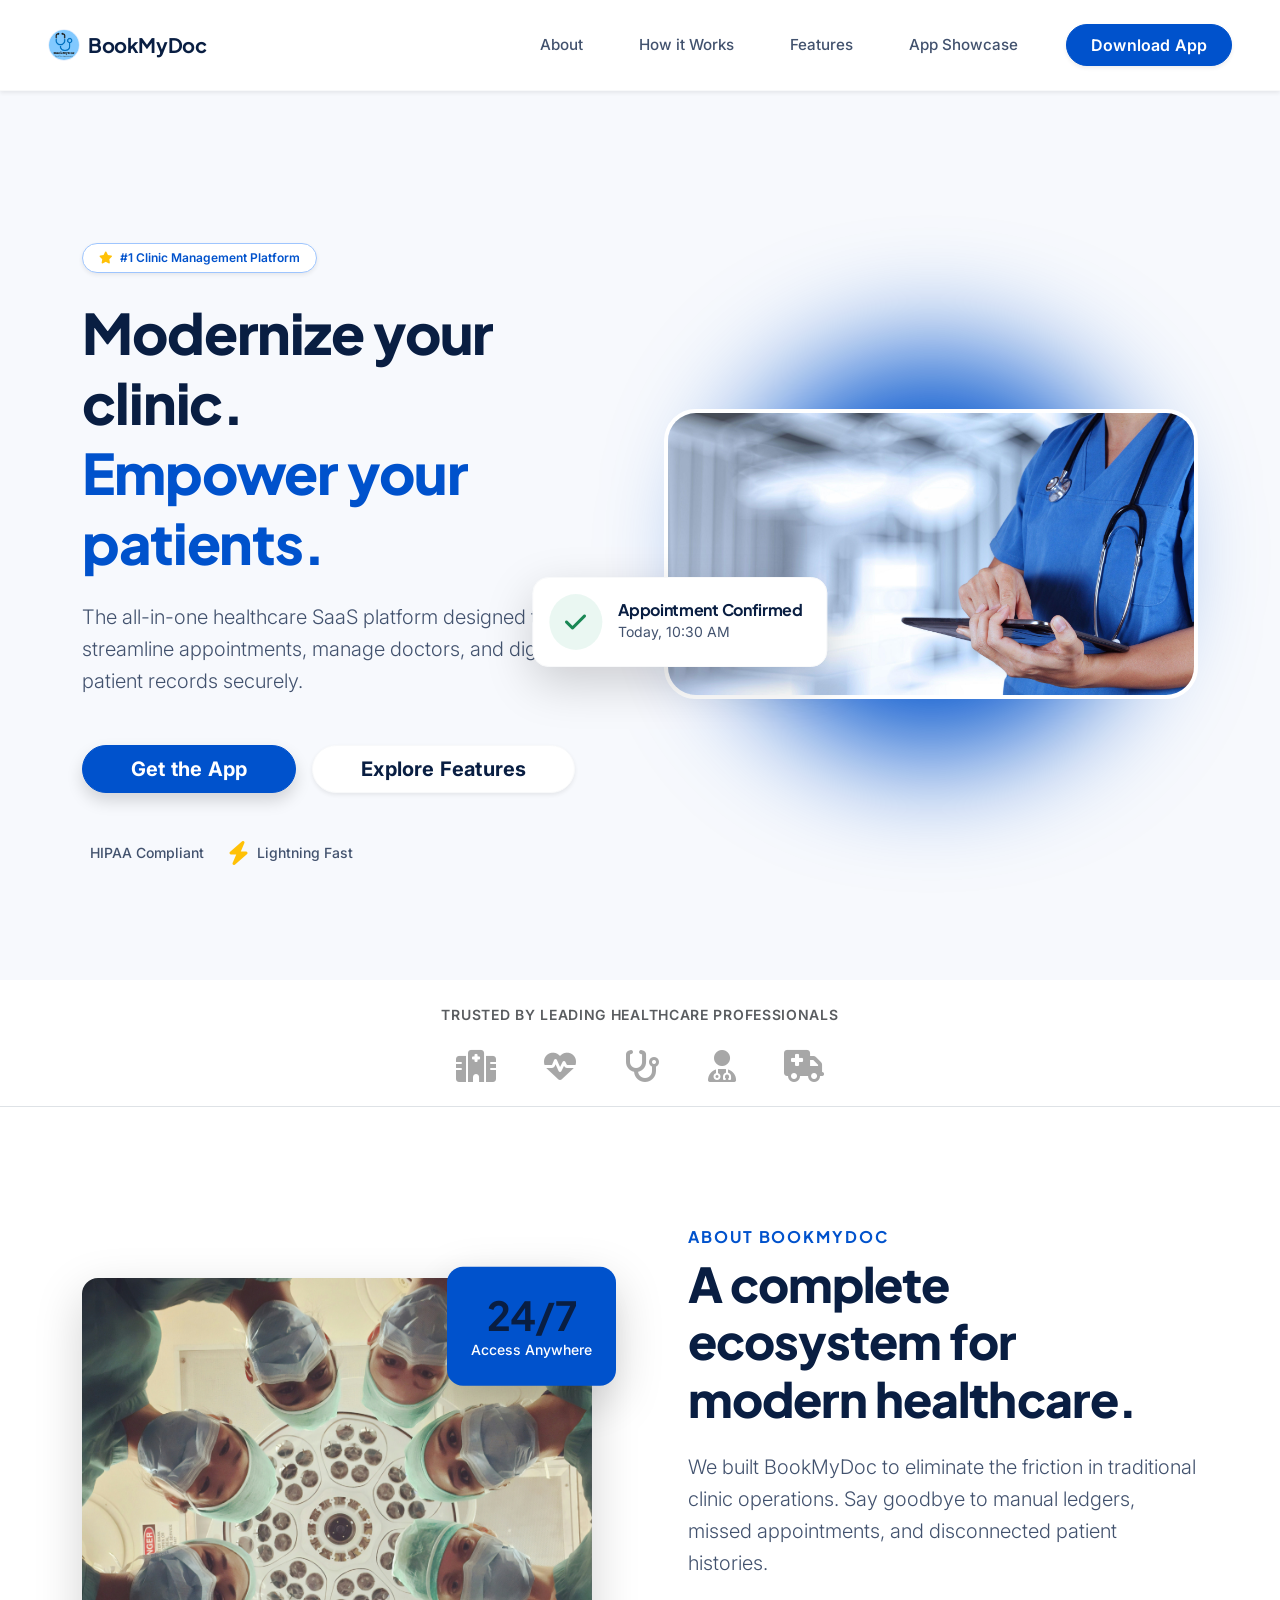
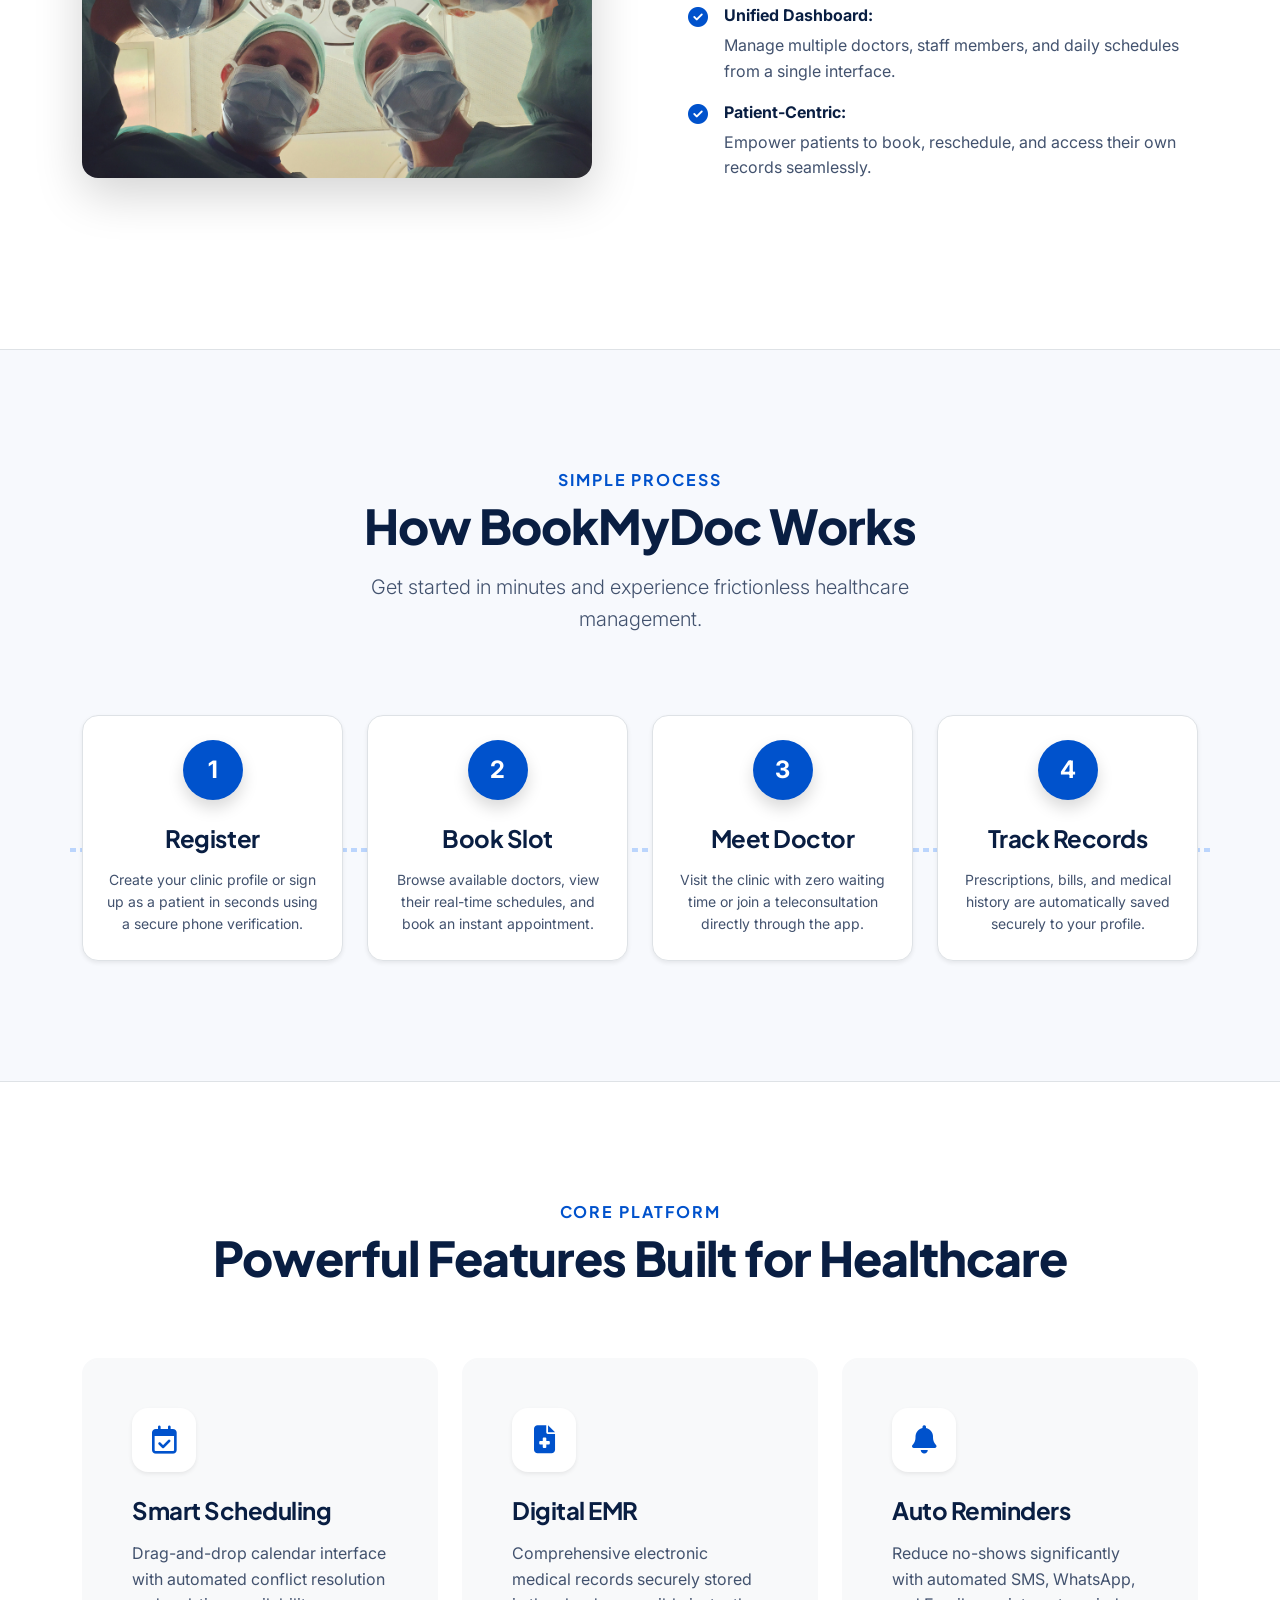
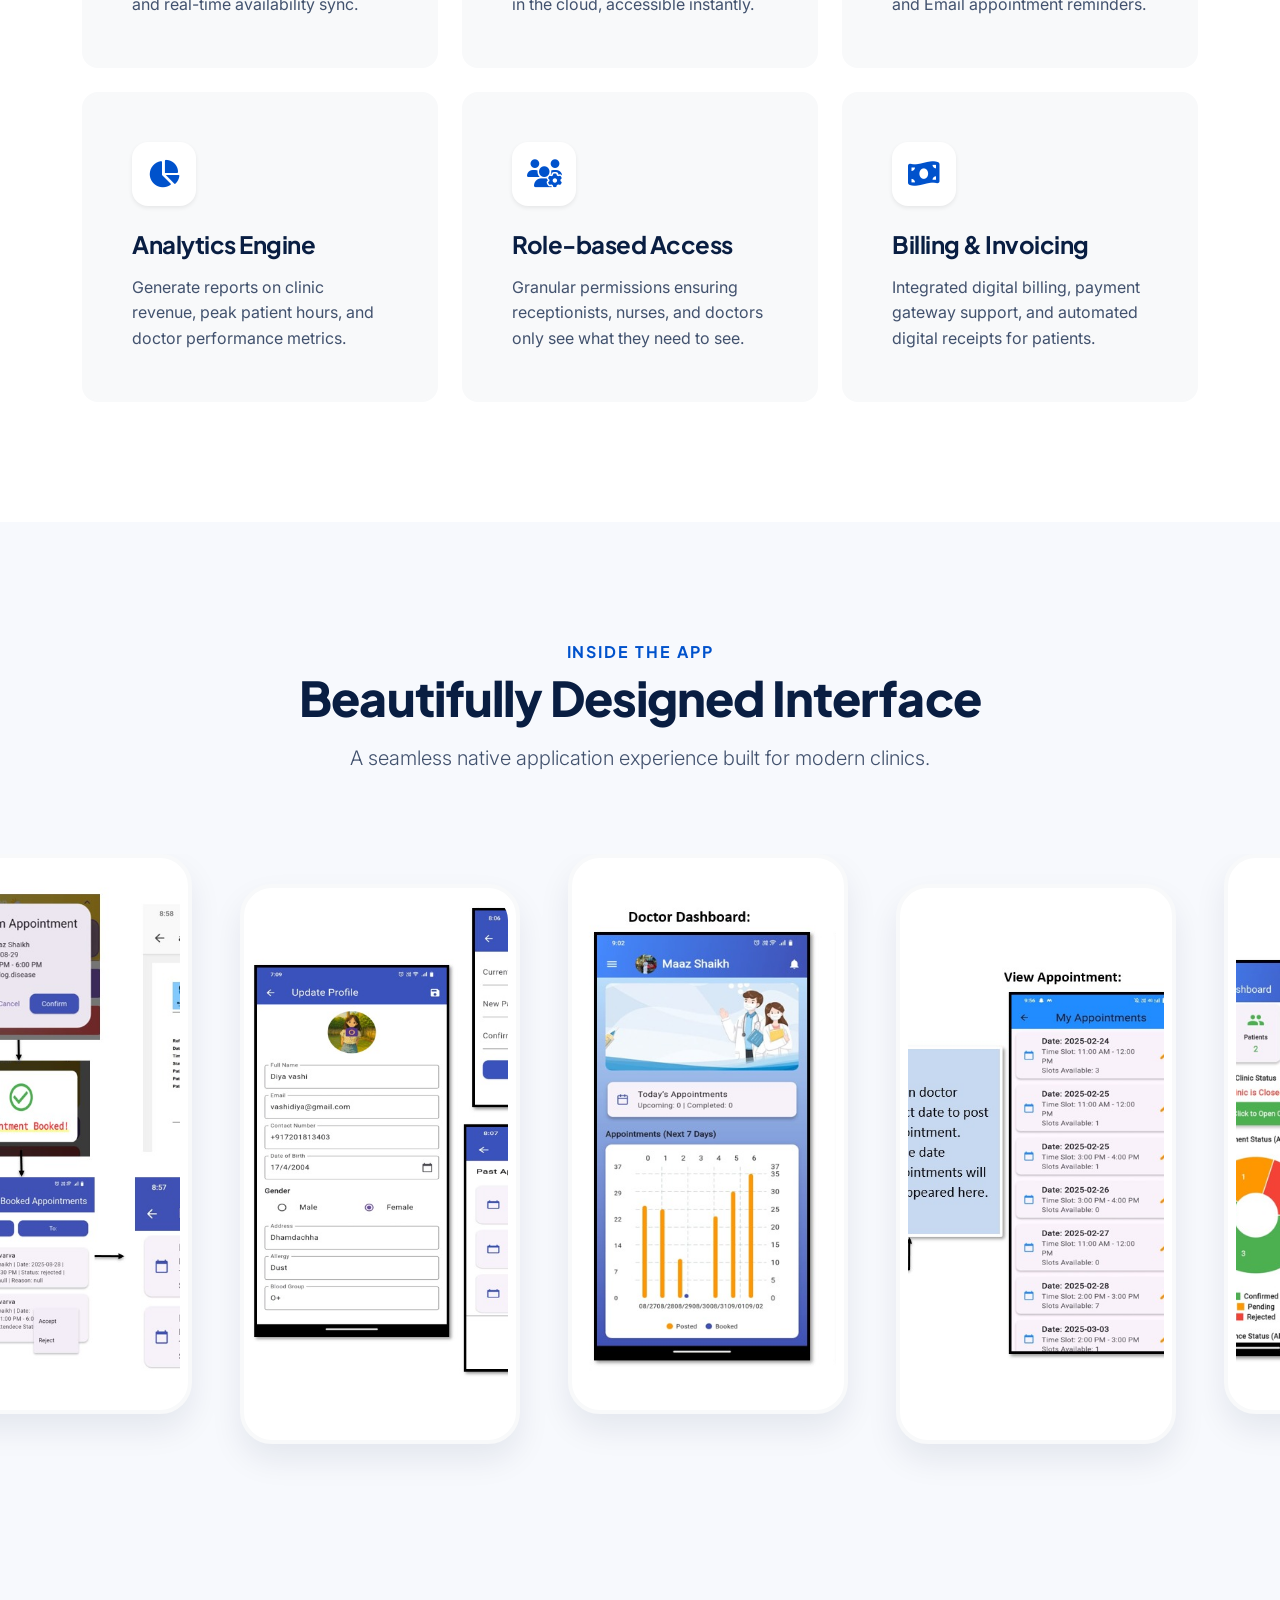
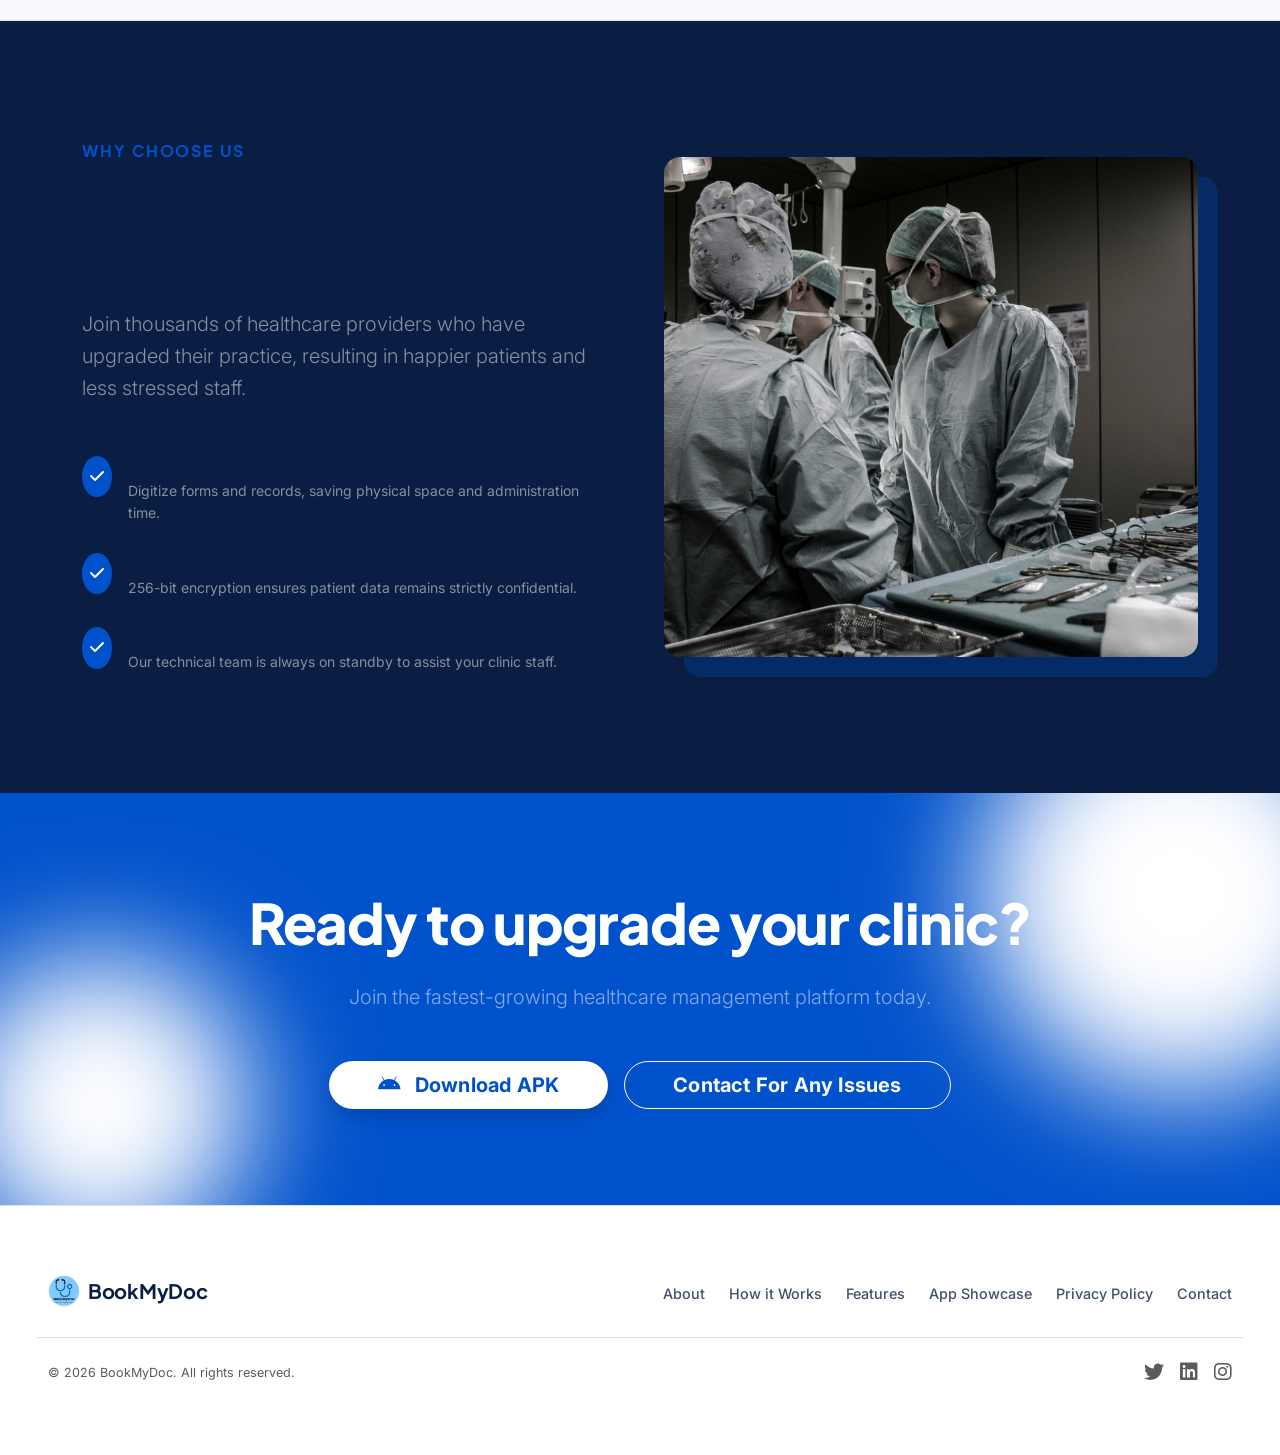
<file: index.html>
<!DOCTYPE html>
<html lang="en">
<head>
  <meta charset="UTF-8" />
  <meta name="viewport" content="width=device-width, initial-scale=1.0"/>
  <title>BookMyDoc - Premium Healthcare Management Platform</title>
  
  <!-- Fonts -->
  <link rel="preconnect" href="https://fonts.googleapis.com">
  <link rel="preconnect" href="https://fonts.gstatic.com" crossorigin>
  <link href="https://fonts.googleapis.com/css2?family=Inter:wght@400;500;600;700&family=Plus+Jakarta+Sans:wght@500;600;700;800&display=swap" rel="stylesheet">
  
  <!-- CSS Libraries -->
  <link href="https://cdn.jsdelivr.net/npm/bootstrap@5.3.0/dist/css/bootstrap.min.css" rel="stylesheet"/>
  <link href="https://cdnjs.cloudflare.com/ajax/libs/font-awesome/6.4.0/css/all.min.css" rel="stylesheet"/>
  <link href="https://unpkg.com/aos@2.3.1/dist/aos.css" rel="stylesheet">
  
  <!-- Custom Styles -->
  <link href="css/style.css" rel="stylesheet">
</head>
<body data-bs-spy="scroll" data-bs-target="#navbar-main" data-bs-offset="100" tabindex="0">

<!-- Navbar -->
<nav id="navbar-main" class="navbar navbar-expand-lg fixed-top bg-white border-bottom border-light shadow-sm transition-all py-4">
  <div class="container-fluid px-4 px-lg-5">
    <a class="navbar-brand d-flex align-items-center" href="#home">
      <img src="img/logo.jpg" alt="BookMyDoc" class="brand-logo me-2">
      <span class="brand-text fw-bold">BookMyDoc</span>
    </a>
    <button class="navbar-toggler border-0 shadow-none" type="button" data-bs-toggle="collapse" data-bs-target="#navbarNav">
      <span class="navbar-toggler-icon"></span>
    </button>
    <div class="collapse navbar-collapse justify-content-end" id="navbarNav">
      <ul class="navbar-nav align-items-center gap-2 gap-lg-4">
        <li class="nav-item"><a class="nav-link fw-medium" href="#about">About</a></li>
        <li class="nav-item"><a class="nav-link fw-medium" href="#how-it-works">How it Works</a></li>
        <li class="nav-item"><a class="nav-link fw-medium" href="#features">Features</a></li>
        <li class="nav-item"><a class="nav-link fw-medium" href="#showcase">App Showcase</a></li>
        <li class="nav-item ms-lg-2 mt-3 mt-lg-0">
          <a class="btn btn-primary rounded-pill px-4 py-2 fw-semibold shadow-sm hover-lift" href="#download">
            Download App
          </a>
        </li>
      </ul>
    </div>
  </div>
</nav>

<!-- Hero Section (Split Layout) -->
<section id="home" class="hero-section bg-light-blue position-relative overflow-hidden">
  <div class="container position-relative z-1 pt-5">
    <div class="row align-items-center g-5 min-vh-100 py-5">
      <!-- Left Side: Content -->
      <div class="col-lg-6 order-2 order-lg-1 text-center text-lg-start" data-aos="fade-right" data-aos-duration="1000">
        <div class="badge bg-white text-primary px-3 py-2 rounded-pill shadow-sm mb-4 fw-semibold border border-primary-subtle">
          <i class="fa-solid fa-star text-warning me-1"></i> #1 Clinic Management Platform
        </div>
        <h1 class="hero-title display-4 fw-extrabold text-dark mb-4 lh-sm">
          Modernize your clinic.<br>
          <span class="text-primary">Empower your patients.</span>
        </h1>
        <p class="hero-subtitle lead text-secondary mb-5 pe-lg-4">
          The all-in-one healthcare SaaS platform designed to streamline appointments, manage doctors, and digitize patient records securely.
        </p>
        <div class="d-flex flex-column flex-sm-row gap-3 justify-content-center justify-content-lg-start">
          <a href="#download" class="btn btn-primary btn-lg rounded-pill px-5 fw-bold shadow hover-lift">
            Get the App
          </a>
          <a href="#about" class="btn btn-white btn-lg rounded-pill px-5 fw-bold shadow-sm border border-light hover-lift text-dark">
            Explore Features
          </a>
        </div>
        <div class="mt-5 d-flex align-items-center justify-content-center justify-content-lg-start gap-4">
          <div class="d-flex align-items-center gap-2">
            <i class="fa-solid fa-shield-check text-success fs-4"></i>
            <span class="text-secondary fw-medium small">HIPAA Compliant</span>
          </div>
          <div class="d-flex align-items-center gap-2">
            <i class="fa-solid fa-bolt text-warning fs-4"></i>
            <span class="text-secondary fw-medium small">Lightning Fast</span>
          </div>
        </div>
      </div>
      <!-- Right Side: Hero Image -->
      <div class="col-lg-6 order-1 order-lg-2 text-center position-relative" data-aos="fade-left" data-aos-duration="1200">
        <!-- decorative blob -->
        <div class="position-absolute top-50 start-50 translate-middle bg-primary opacity-10 rounded-circle blur-blob"></div>
        <!-- Main Image -->
        <div class="position-relative z-2 mx-auto" style="max-width: 550px;">
          <img src="img/bg3.jpg" alt="BookMyDoc Platform" class="img-fluid rounded-5 shadow-2xl border border-4 border-white" style="height: auto; width: 100%; max-height: 550px; object-fit: cover;">
          <!-- Floating Element -->
          <div class="position-absolute bottom-0 start-0 translate-middle-x z-3 d-none d-md-block" style="margin-bottom: 2rem; margin-left: 1rem;">
            <div class="floating-card bg-white p-3 rounded-4 shadow-lg border border-light d-flex align-items-center gap-3">
              <div class="bg-success-soft text-success rounded-circle p-3 d-flex align-items-center justify-content-center">
                <i class="fa-solid fa-check fs-4"></i>
              </div>
              <div class="text-start pe-2">
                <h6 class="mb-0 fw-bold text-dark">Appointment Confirmed</h6>
                <span class="small text-secondary">Today, 10:30 AM</span>
              </div>
            </div>
          </div>
        </div>
      </div>
    </div>
  </div>
</section>

<!-- Logos Section -->
<section class="py-4 border-bottom bg-white">
  <div class="container text-center">
    <p class="text-muted fw-semibold small text-uppercase tracking-wide mb-4">Trusted by leading healthcare professionals</p>
    <div class="d-flex flex-wrap justify-content-center align-items-center gap-4 gap-md-5 opacity-50 grayscale">
      <!-- Placeholder abstract logos representing clinics -->
      <i class="fa-solid fa-hospital fa-2x"></i>
      <i class="fa-solid fa-heart-pulse fa-2x"></i>
      <i class="fa-solid fa-stethoscope fa-2x"></i>
      <i class="fa-solid fa-user-doctor fa-2x"></i>
      <i class="fa-solid fa-truck-medical fa-2x"></i>
    </div>
  </div>
</section>

<!-- About Section (Alternating 1: Image Left, Content Right) -->
<section id="about" class="section-padding bg-white">
  <div class="container">
    <div class="row align-items-center g-5">
      <div class="col-lg-6" data-aos="fade-right">
        <div class="position-relative pe-lg-4">
          <img src="img/bg10.jpg" alt="Clinic Management" class="img-fluid rounded-4 shadow-lg w-100 object-fit-cover" style="height: 500px; width: 100%; object-fit: cover; object-position: center;">
          <div class="position-absolute top-0 end-0 translate-middle-y bg-primary text-white p-4 rounded-4 shadow-lg text-center mt-5 me-n4 d-none d-lg-block">
            <h2 class="display-6 fw-bold mb-0">24/7</h2>
            <p class="mb-0 fw-medium small">Access Anywhere</p>
          </div>
        </div>
      </div>
      <div class="col-lg-6 ps-lg-5" data-aos="fade-left">
        <h6 class="text-primary fw-bold text-uppercase tracking-wider mb-2">About BookMyDoc</h6>
        <h2 class="display-5 fw-extrabold text-dark mb-4">A complete ecosystem for modern healthcare.</h2>
        <p class="lead text-secondary mb-4">
          We built BookMyDoc to eliminate the friction in traditional clinic operations. Say goodbye to manual ledgers, missed appointments, and disconnected patient histories.
        </p>
        <ul class="list-unstyled mb-5">
          <li class="d-flex align-items-start mb-3">
            <i class="fa-solid fa-circle-check text-primary mt-1 me-3 fs-5"></i>
            <div>
              <strong class="text-dark">Unified Dashboard:</strong>
              <span class="text-secondary d-block mt-1">Manage multiple doctors, staff members, and daily schedules from a single interface.</span>
            </div>
          </li>
          <li class="d-flex align-items-start mb-3">
            <i class="fa-solid fa-circle-check text-primary mt-1 me-3 fs-5"></i>
            <div>
              <strong class="text-dark">Patient-Centric:</strong>
              <span class="text-secondary d-block mt-1">Empower patients to book, reschedule, and access their own records seamlessly.</span>
            </div>
          </li>
        </ul>
      </div>
    </div>
  </div>
</section>

<!-- How it Works Section (4 Steps) -->
<section id="how-it-works" class="section-padding bg-light-blue border-top border-bottom">
  <div class="container">
    <div class="text-center mb-5 pb-3" data-aos="fade-up">
      <h6 class="text-primary fw-bold text-uppercase tracking-wider mb-2">Simple Process</h6>
      <h2 class="display-5 fw-extrabold text-dark">How BookMyDoc Works</h2>
      <p class="lead text-secondary mx-auto mt-3" style="max-width: 600px;">Get started in minutes and experience frictionless healthcare management.</p>
    </div>
    
    <div class="row g-4 position-relative z-1">
      <!-- Connection Line (Desktop only) -->
      <div class="d-none d-lg-block position-absolute top-50 start-0 w-100 border-top border-2 border-primary border-dashed z-n1 opacity-25" style="transform: translateY(-50%);"></div>
      
      <!-- Step 1 -->
      <div class="col-md-6 col-lg-3 text-center" data-aos="fade-up" data-aos-delay="100">
        <div class="step-card bg-white p-4 rounded-4 shadow-sm border h-100 hover-lift position-relative">
          <div class="step-number bg-primary text-white fw-bold rounded-circle d-flex align-items-center justify-content-center mx-auto mb-4 shadow" style="width: 60px; height: 60px; font-size: 1.5rem;">1</div>
          <h4 class="fw-bold text-dark mb-3">Register</h4>
          <p class="text-secondary small mb-0">Create your clinic profile or sign up as a patient in seconds using a secure phone verification.</p>
        </div>
      </div>
      <!-- Step 2 -->
      <div class="col-md-6 col-lg-3 text-center" data-aos="fade-up" data-aos-delay="200">
        <div class="step-card bg-white p-4 rounded-4 shadow-sm border h-100 hover-lift position-relative">
          <div class="step-number bg-primary text-white fw-bold rounded-circle d-flex align-items-center justify-content-center mx-auto mb-4 shadow" style="width: 60px; height: 60px; font-size: 1.5rem;">2</div>
          <h4 class="fw-bold text-dark mb-3">Book Slot</h4>
          <p class="text-secondary small mb-0">Browse available doctors, view their real-time schedules, and book an instant appointment.</p>
        </div>
      </div>
      <!-- Step 3 -->
      <div class="col-md-6 col-lg-3 text-center" data-aos="fade-up" data-aos-delay="300">
        <div class="step-card bg-white p-4 rounded-4 shadow-sm border h-100 hover-lift position-relative">
          <div class="step-number bg-primary text-white fw-bold rounded-circle d-flex align-items-center justify-content-center mx-auto mb-4 shadow" style="width: 60px; height: 60px; font-size: 1.5rem;">3</div>
          <h4 class="fw-bold text-dark mb-3">Meet Doctor</h4>
          <p class="text-secondary small mb-0">Visit the clinic with zero waiting time or join a teleconsultation directly through the app.</p>
        </div>
      </div>
      <!-- Step 4 -->
      <div class="col-md-6 col-lg-3 text-center" data-aos="fade-up" data-aos-delay="400">
        <div class="step-card bg-white p-4 rounded-4 shadow-sm border h-100 hover-lift position-relative">
          <div class="step-number bg-primary text-white fw-bold rounded-circle d-flex align-items-center justify-content-center mx-auto mb-4 shadow" style="width: 60px; height: 60px; font-size: 1.5rem;">4</div>
          <h4 class="fw-bold text-dark mb-3">Track Records</h4>
          <p class="text-secondary small mb-0">Prescriptions, bills, and medical history are automatically saved securely to your profile.</p>
        </div>
      </div>
    </div>
  </div>
</section>

<!-- Features Section (Grid of Modern Cards) -->
<section id="features" class="section-padding bg-white">
  <div class="container">
    <div class="text-center mb-5 pb-3" data-aos="fade-up">
      <h6 class="text-primary fw-bold text-uppercase tracking-wider mb-2">Core Platform</h6>
      <h2 class="display-5 fw-extrabold text-dark">Powerful Features Built for Healthcare</h2>
    </div>
    
    <div class="row g-4">
      <div class="col-md-6 col-lg-4" data-aos="fade-up" data-aos-delay="100">
        <div class="modern-feature-card bg-light p-4 p-xl-5 rounded-4 h-100 transition-all border border-light border-2 hover-border-primary">
          <div class="icon-square bg-white text-primary shadow-sm rounded-4 d-flex align-items-center justify-content-center mb-4">
            <i class="fa-regular fa-calendar-check fs-3"></i>
          </div>
          <h4 class="fw-bold text-dark mb-3">Smart Scheduling</h4>
          <p class="text-secondary mb-0">Drag-and-drop calendar interface with automated conflict resolution and real-time availability sync.</p>
        </div>
      </div>
      <div class="col-md-6 col-lg-4" data-aos="fade-up" data-aos-delay="200">
        <div class="modern-feature-card bg-light p-4 p-xl-5 rounded-4 h-100 transition-all border border-light border-2 hover-border-primary">
          <div class="icon-square bg-white text-primary shadow-sm rounded-4 d-flex align-items-center justify-content-center mb-4">
            <i class="fa-solid fa-file-medical fs-3"></i>
          </div>
          <h4 class="fw-bold text-dark mb-3">Digital EMR</h4>
          <p class="text-secondary mb-0">Comprehensive electronic medical records securely stored in the cloud, accessible instantly.</p>
        </div>
      </div>
      <div class="col-md-6 col-lg-4" data-aos="fade-up" data-aos-delay="300">
        <div class="modern-feature-card bg-light p-4 p-xl-5 rounded-4 h-100 transition-all border border-light border-2 hover-border-primary">
          <div class="icon-square bg-white text-primary shadow-sm rounded-4 d-flex align-items-center justify-content-center mb-4">
            <i class="fa-solid fa-bell fs-3"></i>
          </div>
          <h4 class="fw-bold text-dark mb-3">Auto Reminders</h4>
          <p class="text-secondary mb-0">Reduce no-shows significantly with automated SMS, WhatsApp, and Email appointment reminders.</p>
        </div>
      </div>
      <div class="col-md-6 col-lg-4" data-aos="fade-up" data-aos-delay="100">
        <div class="modern-feature-card bg-light p-4 p-xl-5 rounded-4 h-100 transition-all border border-light border-2 hover-border-primary">
          <div class="icon-square bg-white text-primary shadow-sm rounded-4 d-flex align-items-center justify-content-center mb-4">
            <i class="fa-solid fa-chart-pie fs-3"></i>
          </div>
          <h4 class="fw-bold text-dark mb-3">Analytics Engine</h4>
          <p class="text-secondary mb-0">Generate reports on clinic revenue, peak patient hours, and doctor performance metrics.</p>
        </div>
      </div>
      <div class="col-md-6 col-lg-4" data-aos="fade-up" data-aos-delay="200">
        <div class="modern-feature-card bg-light p-4 p-xl-5 rounded-4 h-100 transition-all border border-light border-2 hover-border-primary">
          <div class="icon-square bg-white text-primary shadow-sm rounded-4 d-flex align-items-center justify-content-center mb-4">
            <i class="fa-solid fa-users-gear fs-3"></i>
          </div>
          <h4 class="fw-bold text-dark mb-3">Role-based Access</h4>
          <p class="text-secondary mb-0">Granular permissions ensuring receptionists, nurses, and doctors only see what they need to see.</p>
        </div>
      </div>
      <div class="col-md-6 col-lg-4" data-aos="fade-up" data-aos-delay="300">
        <div class="modern-feature-card bg-light p-4 p-xl-5 rounded-4 h-100 transition-all border border-light border-2 hover-border-primary">
          <div class="icon-square bg-white text-primary shadow-sm rounded-4 d-flex align-items-center justify-content-center mb-4">
            <i class="fa-solid fa-money-bill-wave fs-3"></i>
          </div>
          <h4 class="fw-bold text-dark mb-3">Billing & Invoicing</h4>
          <p class="text-secondary mb-0">Integrated digital billing, payment gateway support, and automated digital receipts for patients.</p>
        </div>
      </div>
    </div>
  </div>
</section>

<!-- App Showcase Carousel Section -->
<section id="showcase" class="section-padding bg-light-blue border-bottom">
  <div class="container-fluid px-0">
    <div class="text-center mb-5 pb-3 px-3" data-aos="fade-up">
      <h6 class="text-primary fw-bold text-uppercase tracking-wider mb-2">Inside the App</h6>
      <h2 class="display-5 fw-extrabold text-dark">Beautifully Designed Interface</h2>
      <p class="lead text-secondary mx-auto mt-3" style="max-width: 600px;">A seamless native application experience built for modern clinics.</p>
    </div>
    
    <!-- Custom Horizontal Scroll Container -->
    <div class="screenshot-carousel-container" data-aos="fade-up" data-aos-delay="200">
      <div class="screenshot-track d-flex gap-4 gap-md-5 justify-content-center mx-auto">
        <!-- Screen 1 -->
        <div class="screenshot-item flex-shrink-0 text-center">
          <div class="phone-frame-sm mb-4 mx-auto">
             <img src="img/app/WhatsApp%20Image%202026-06-12%20at%2012.28.14%20PM.jpeg" alt="App Screen 1">
          </div>
        </div>
        <!-- Screen 2 -->
        <div class="screenshot-item flex-shrink-0 text-center">
          <div class="phone-frame-sm mb-4 mx-auto">
             <img src="img/app/WhatsApp%20Image%202026-06-12%20at%2012.28.39%20PM.jpeg" alt="App Screen 2">
          </div>
        </div>
        <!-- Screen 3 -->
        <div class="screenshot-item flex-shrink-0 text-center">
          <div class="phone-frame-sm mb-4 mx-auto">
             <img src="img/app/WhatsApp%20Image%202026-06-12%20at%2012.29.11%20PM.jpeg" alt="App Screen 3">
          </div>
        </div>
        <!-- Screen 4 -->
        <div class="screenshot-item flex-shrink-0 text-center">
          <div class="phone-frame-sm mb-4 mx-auto">
             <img src="img/app/WhatsApp%20Image%202026-06-12%20at%2012.29.29%20PM.jpeg" alt="App Screen 4">
          </div>
        </div>
        <!-- Screen 5 -->
        <div class="screenshot-item flex-shrink-0 text-center">
          <div class="phone-frame-sm mb-4 mx-auto">
             <img src="img/app/WhatsApp%20Image%202026-06-12%20at%2012.29.58%20PM.jpeg" alt="App Screen 5">
          </div>
        </div>
      </div>
    </div>
  </div>
</section>

<!-- Benefits Section (Alternating 2: Content Left, Image Right) -->
<section id="benefits" class="section-padding bg-dark text-white overflow-hidden">
  <div class="container">
    <div class="row align-items-center g-5">
      <div class="col-lg-6 pe-lg-5" data-aos="fade-right">
        <h6 class="text-primary fw-bold text-uppercase tracking-wider mb-2">Why Choose Us</h6>
        <h2 class="display-5 fw-extrabold mb-4">Transform your clinic's efficiency overnight.</h2>
        <p class="lead text-white-50 mb-5">
          Join thousands of healthcare providers who have upgraded their practice, resulting in happier patients and less stressed staff.
        </p>
        
        <div class="d-flex align-items-start mb-4">
          <div class="bg-primary rounded-circle p-2 text-white me-3 mt-1 flex-shrink-0">
            <i class="fa-solid fa-check"></i>
          </div>
          <div>
            <h5 class="fw-bold mb-1">Zero Paperwork</h5>
            <p class="text-white-50 small mb-0">Digitize forms and records, saving physical space and administration time.</p>
          </div>
        </div>
        <div class="d-flex align-items-start mb-4">
          <div class="bg-primary rounded-circle p-2 text-white me-3 mt-1 flex-shrink-0">
            <i class="fa-solid fa-check"></i>
          </div>
          <div>
            <h5 class="fw-bold mb-1">Bank-level Security</h5>
            <p class="text-white-50 small mb-0">256-bit encryption ensures patient data remains strictly confidential.</p>
          </div>
        </div>
        <div class="d-flex align-items-start">
          <div class="bg-primary rounded-circle p-2 text-white me-3 mt-1 flex-shrink-0">
            <i class="fa-solid fa-check"></i>
          </div>
          <div>
            <h5 class="fw-bold mb-1">24/7 Dedicated Support</h5>
            <p class="text-white-50 small mb-0">Our technical team is always on standby to assist your clinic staff.</p>
          </div>
        </div>
      </div>
      <div class="col-lg-6" data-aos="fade-left">
        <div class="position-relative">
          <div class="bg-primary position-absolute w-100 h-100 rounded-4 opacity-25" style="top: 20px; left: 20px;"></div>
          <img src="img/bg11.jpg" alt="Clinic Dashboard" class="img-fluid rounded-4 shadow-2xl position-relative z-1 object-fit-cover" style="height: 500px; width: 100%; object-fit: cover; object-position: center;">
        </div>
      </div>
    </div>
  </div>
</section>

<!-- CTA / Download Section -->
<section id="download" class="py-5 bg-primary position-relative overflow-hidden">
  <div class="container position-relative z-1 py-5 text-center">
    <h2 class="display-4 fw-extrabold text-white mb-4">Ready to upgrade your clinic?</h2>
    <p class="lead text-white-50 mb-5 mx-auto" style="max-width: 600px;">Join the fastest-growing healthcare management platform today.</p>
    <div class="d-flex flex-column flex-sm-row justify-content-center gap-3">
      <a href="https://drive.usercontent.google.com/download?id=1VHpAQSvv6XBmdF25Q8lwsIMnE8ZaTqND&export=download&authuser=0" class="btn btn-white btn-lg rounded-pill px-5 fw-bold text-primary shadow hover-lift">
        <i class="fa-brands fa-android me-2"></i> Download APK
      </a>
      <a href="mailto:diyawork17@gmail.com" class="btn btn-outline-light btn-lg rounded-pill px-5 fw-bold hover-lift">
        Contact For Any Issues
      </a>
    </div>
  </div>
  <!-- Abstract bg shapes -->
  <div class="position-absolute top-0 start-0 w-100 h-100 overflow-hidden z-0">
    <div class="position-absolute bg-white opacity-10 rounded-circle blur-blob" style="width: 400px; height: 400px; top: -100px; right: -100px;"></div>
    <div class="position-absolute bg-white opacity-10 rounded-circle blur-blob" style="width: 300px; height: 300px; bottom: -50px; left: -50px;"></div>
  </div>
</section>

<!-- Compact Professional Footer -->
<footer class="bg-white py-5 border-top" style="min-height: 250px; display: flex; flex-direction: column; justify-content: center;">
  <div class="container-fluid px-4 px-lg-5">
    <div class="row align-items-center mb-4">
      <div class="col-md-4 text-center text-md-start mb-3 mb-md-0">
        <a class="navbar-brand d-inline-flex align-items-center" href="#home">
          <img src="img/logo.jpg" alt="Logo" class="brand-logo me-2" style="width: 32px; height: 32px;">
          <span class="brand-text fw-bold fs-5">BookMyDoc</span>
        </a>
      </div>
      <div class="col-md-8 text-center text-md-end">
        <div class="d-inline-flex gap-4 flex-wrap justify-content-center justify-content-md-end">
          <a href="#about" class="text-secondary fw-medium text-decoration-none hover-primary">About</a>
          <a href="#how-it-works" class="text-secondary fw-medium text-decoration-none hover-primary">How it Works</a>
          <a href="#features" class="text-secondary fw-medium text-decoration-none hover-primary">Features</a>
          <a href="#showcase" class="text-secondary fw-medium text-decoration-none hover-primary">App Showcase</a>
          <a href="privacy.html" class="text-secondary fw-medium text-decoration-none hover-primary">Privacy Policy</a>
          <a href="mailto:diyawork17@gmail.com" class="text-secondary fw-medium text-decoration-none hover-primary">Contact</a>
        </div>
      </div>
    </div>
    <div class="row border-top pt-4 align-items-center">
      <div class="col-md-6 text-center text-md-start mb-3 mb-md-0">
        <p class="text-muted small mb-0">&copy; 2026 BookMyDoc. All rights reserved.</p>
      </div>
      <div class="col-md-6 text-center text-md-end">
        <div class="d-inline-flex gap-3 justify-content-center justify-content-md-end">
          <a href="#" class="text-muted hover-primary"><i class="fa-brands fa-twitter fs-5"></i></a>
          <a href="#" class="text-muted hover-primary"><i class="fa-brands fa-linkedin fs-5"></i></a>
          <a href="#" class="text-muted hover-primary"><i class="fa-brands fa-instagram fs-5"></i></a>
        </div>
      </div>
    </div>
  </div>
</footer>

<!-- JavaScript Libraries -->
<script src="https://code.jquery.com/jquery-3.6.0.min.js"></script>
<script src="https://cdn.jsdelivr.net/npm/bootstrap@5.3.0/dist/js/bootstrap.bundle.min.js"></script>
<script src="https://unpkg.com/aos@2.3.1/dist/aos.js"></script>

<!-- Custom Script -->
<script src="js/main.js"></script>

</body>
</html>
</file>
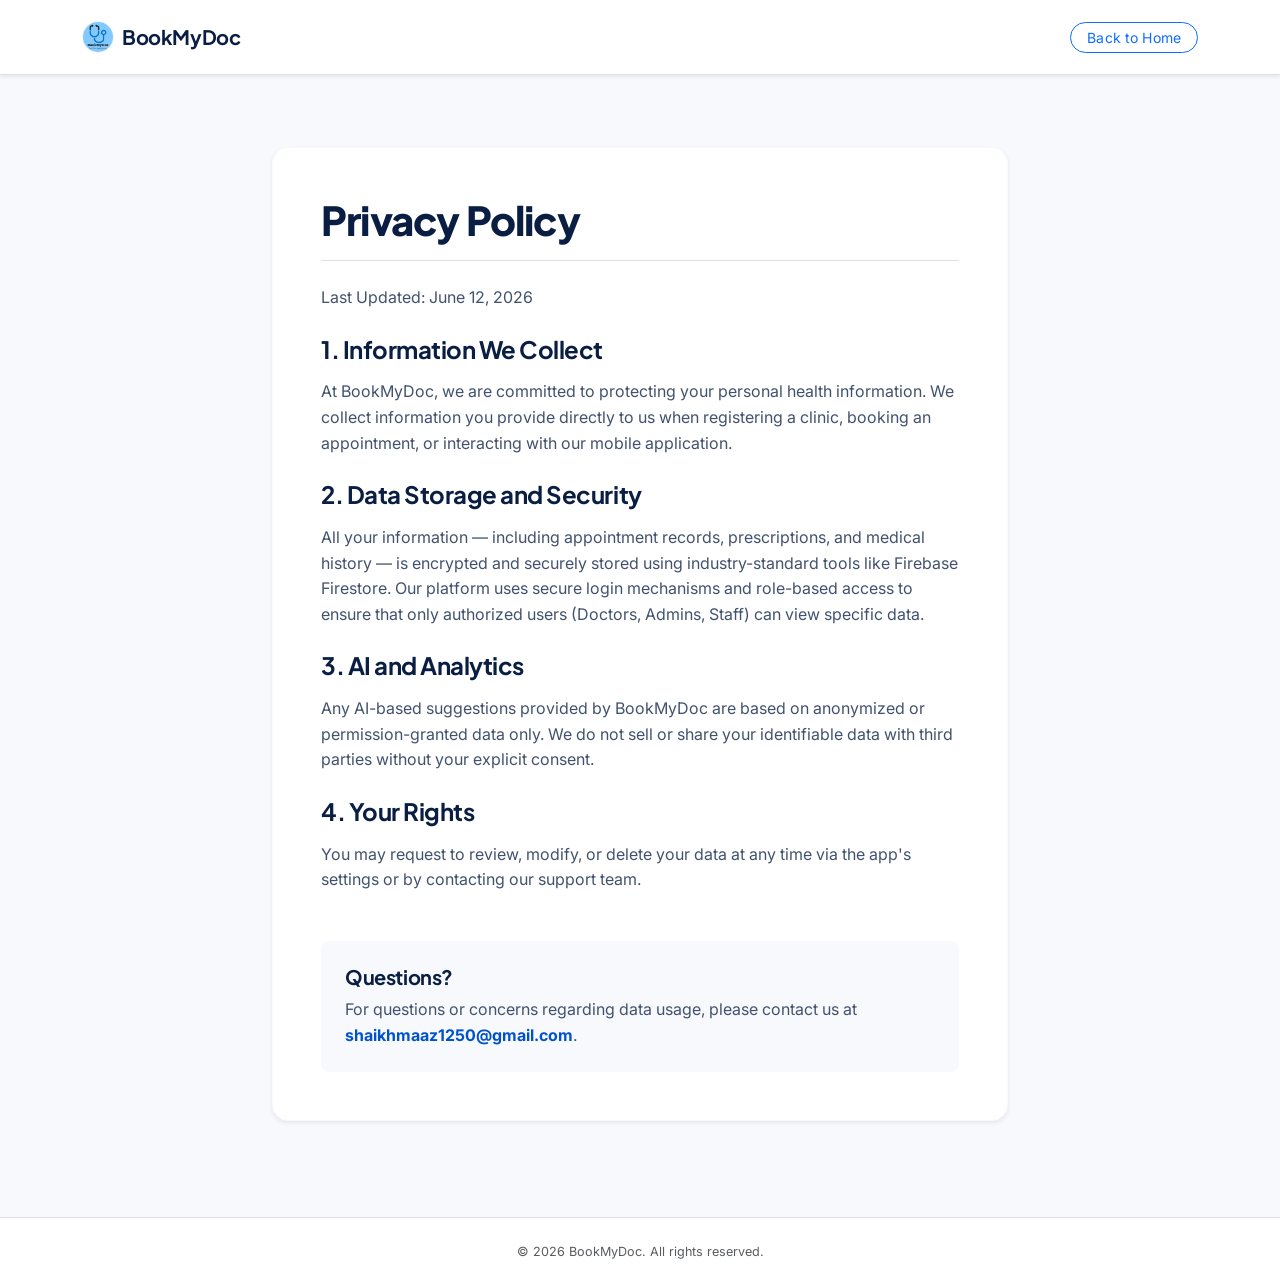
<file: privacy.html>
<!DOCTYPE html>
<html lang="en">
<head>
  <meta charset="UTF-8" />
  <meta name="viewport" content="width=device-width, initial-scale=1.0"/>
  <title>Privacy Policy - BookMyDoc</title>
  
  <!-- Fonts -->
  <link href="https://fonts.googleapis.com/css2?family=Inter:wght@400;500;600;700&family=Plus+Jakarta+Sans:wght@500;600;700;800&display=swap" rel="stylesheet">
  
  <!-- CSS Libraries -->
  <link href="https://cdn.jsdelivr.net/npm/bootstrap@5.3.0/dist/css/bootstrap.min.css" rel="stylesheet"/>
  <link href="https://cdnjs.cloudflare.com/ajax/libs/font-awesome/6.4.0/css/all.min.css" rel="stylesheet"/>
  
  <!-- Custom Styles -->
  <link href="css/style.css" rel="stylesheet">
</head>
<body class="bg-light-blue">

<!-- Navbar (Simplified) -->
<nav class="navbar navbar-expand-lg bg-white border-bottom shadow-sm py-3">
  <div class="container">
    <a class="navbar-brand d-flex align-items-center" href="index.html">
      <img src="img/logo.jpg" alt="BookMyDoc" class="brand-logo me-2">
      <span class="brand-text fw-bold">BookMyDoc</span>
    </a>
    <div>
      <a href="index.html" class="btn btn-outline-primary btn-sm rounded-pill px-3">Back to Home</a>
    </div>
  </div>
</nav>

<!-- Privacy Policy Content -->
<section class="py-5 mt-4">
  <div class="container">
    <div class="row justify-content-center">
      <div class="col-lg-8">
        <div class="bg-white p-4 p-md-5 rounded-4 shadow-sm border border-light">
          <h1 class="display-6 fw-extrabold text-dark mb-4 border-bottom pb-3">Privacy Policy</h1>
          <p class="text-secondary mb-4">Last Updated: June 12, 2026</p>
          
          <h4 class="fw-bold text-dark mt-4 mb-3">1. Information We Collect</h4>
          <p class="text-secondary mb-4">
            At BookMyDoc, we are committed to protecting your personal health information. We collect information you provide directly to us when registering a clinic, booking an appointment, or interacting with our mobile application.
          </p>

          <h4 class="fw-bold text-dark mt-4 mb-3">2. Data Storage and Security</h4>
          <p class="text-secondary mb-4">
            All your information — including appointment records, prescriptions, and medical history — is encrypted and securely stored using industry-standard tools like Firebase Firestore. Our platform uses secure login mechanisms and role-based access to ensure that only authorized users (Doctors, Admins, Staff) can view specific data.
          </p>

          <h4 class="fw-bold text-dark mt-4 mb-3">3. AI and Analytics</h4>
          <p class="text-secondary mb-4">
            Any AI-based suggestions provided by BookMyDoc are based on anonymized or permission-granted data only. We do not sell or share your identifiable data with third parties without your explicit consent.
          </p>

          <h4 class="fw-bold text-dark mt-4 mb-3">4. Your Rights</h4>
          <p class="text-secondary mb-4">
            You may request to review, modify, or delete your data at any time via the app's settings or by contacting our support team.
          </p>
          
          <div class="bg-light-blue p-4 rounded-3 mt-5">
            <h5 class="fw-bold text-dark mb-2">Questions?</h5>
            <p class="text-secondary mb-0">
              For questions or concerns regarding data usage, please contact us at <a href="mailto:shaikhmaaz1250@gmail.com" class="text-primary text-decoration-none fw-bold">shaikhmaaz1250@gmail.com</a>.
            </p>
          </div>
        </div>
      </div>
    </div>
  </div>
</section>

<!-- Footer (Simplified) -->
<footer class="bg-white py-4 border-top mt-5">
  <div class="container text-center">
    <p class="text-muted small mb-0">&copy; 2026 BookMyDoc. All rights reserved.</p>
  </div>
</footer>

</body>
</html>
</file>
<file: css/style.css>
/* 
==========================================================================
   BookMyDoc - Premium Healthcare SaaS Styles V2
   Inspired by top-tier platforms (Practo, Apollo)
========================================================================== 
*/

:root {
  /* Color Palette - Strict Blue & White Theme */
  --primary: #0052CC; /* Trustworthy Medical Blue */
  --primary-hover: #003d99;
  --primary-soft: rgba(0, 82, 204, 0.08);
  
  --secondary: #42526E; /* Slate Gray for secondary text */
  --dark: #091E42; /* Very dark blue for headings */
  
  --bg-white: #FFFFFF;
  --bg-light: #F4F5F7;
  --bg-light-blue: #F7F9FD;
  
  --success: #36B37E;
  --success-soft: rgba(54, 179, 126, 0.1);
  --warning: #FFAB00;
  
  /* Typography */
  --font-sans: 'Inter', system-ui, -apple-system, sans-serif;
  --font-heading: 'Plus Jakarta Sans', system-ui, -apple-system, sans-serif;
  
  /* Utilities */
  --transition: all 0.25s ease-in-out;
  --shadow-sm: 0 2px 4px rgba(9, 30, 66, 0.04), 0 4px 8px rgba(9, 30, 66, 0.04);
  --shadow-md: 0 8px 16px rgba(9, 30, 66, 0.06);
  --shadow-lg: 0 16px 32px rgba(9, 30, 66, 0.08);
  --shadow-2xl: 0 24px 48px rgba(9, 30, 66, 0.12);
}

/* Base Styles */
body {
  font-family: var(--font-sans);
  color: var(--secondary);
  background-color: var(--bg-white);
  line-height: 1.6;
  font-size: 1rem;
  -webkit-font-smoothing: antialiased;
  -moz-osx-font-smoothing: grayscale;
}

h1, h2, h3, h4, h5, h6, .navbar-brand {
  font-family: var(--font-heading);
  color: var(--dark);
  letter-spacing: -0.02em;
}

/* Typography Utilities */
.tracking-wider { letter-spacing: 0.12em; }
.tracking-wide { letter-spacing: 0.05em; }
.fw-medium { font-weight: 500; }
.fw-semibold { font-weight: 600; }
.fw-extrabold { font-weight: 800; }

.text-primary { color: var(--primary) !important; }
.text-dark { color: var(--dark) !important; }
.text-secondary { color: var(--secondary) !important; }
.bg-primary { background-color: var(--primary) !important; }
.bg-primary-soft { background-color: var(--primary-soft) !important; }
.bg-light-blue { background-color: var(--bg-light-blue) !important; }
.bg-success-soft { background-color: var(--success-soft) !important; }
.bg-dark { background-color: var(--dark) !important; }
.btn-white { background-color: var(--bg-white); color: var(--primary); }
.btn-white:hover { background-color: var(--bg-light); color: var(--primary-hover) !important; }

/* Buttons */
.btn {
  font-family: var(--font-sans);
  transition: var(--transition);
  letter-spacing: 0.01em;
}
.btn-primary {
  background-color: var(--primary);
  border-color: var(--primary);
}
.btn-primary:hover {
  background-color: var(--primary-hover);
  border-color: var(--primary-hover);
}
.hover-lift {
  transition: var(--transition);
}
.hover-lift:hover {
  transform: translateY(-3px);
  box-shadow: var(--shadow-md) !important;
}

/* Navbar */
.navbar {
  padding: 1.5rem 0;
}
.navbar.scrolled {
  padding: 1rem 0;
  background-color: rgba(255, 255, 255, 0.98) !important;
  box-shadow: var(--shadow-sm) !important;
  backdrop-filter: blur(10px);
}
.brand-logo {
  /* Logo originally ~40x40 to ~120x120 depending on state. 
     Reducing by 70% means making it very compact. */
  width: 32px;
  height: 32px;
  border-radius: 50%;
  object-fit: cover;
  border: 1px solid var(--primary-soft);
}
.brand-text {
  font-size: 1.25rem;
  color: var(--dark);
}
.nav-link {
  color: var(--secondary) !important;
  font-size: 0.95rem;
  padding: 0.5rem 1rem !important;
  transition: var(--transition);
}
.nav-link:hover, .nav-link.active {
  color: var(--primary) !important;
}
.hover-primary {
  transition: var(--transition);
}
.hover-primary:hover {
  color: var(--primary) !important;
}

/* Sections Global */
.section-padding {
  padding: 120px 0;
}
@media (max-width: 991px) {
  .section-padding { padding: 80px 0; }
}

/* Hero Section */
.hero-section {
  padding-top: 80px; /* offset navbar */
}
.hero-title {
  font-size: 3.5rem;
  line-height: 1.1;
}
.hero-subtitle {
  font-size: 1.25rem;
}
.phone-frame {
  max-width: 300px;
  border-radius: 2.5rem;
}
.blur-blob {
  filter: blur(60px);
  width: 400px;
  height: 400px;
  z-index: -1;
}
.floating-card {
  animation: float 5s ease-in-out infinite;
}
@keyframes float {
  0% { transform: translateY(0px); }
  50% { transform: translateY(-15px); }
  100% { transform: translateY(0px); }
}
.grayscale { filter: grayscale(100%); transition: var(--transition); }
.grayscale:hover { filter: grayscale(0%); opacity: 1 !important; }

/* How It Works (4 Steps) */
.step-card {
  transition: var(--transition);
}
.border-dashed {
  border-style: dashed !important;
}

/* Features */
.modern-feature-card {
  cursor: pointer;
}
.hover-border-primary {
  transition: var(--transition);
}
.hover-border-primary:hover {
  border-color: var(--primary) !important;
  box-shadow: var(--shadow-md);
  transform: translateY(-5px);
}
.icon-square {
  width: 64px;
  height: 64px;
}

/* App Showcase Carousel */
.screenshot-carousel-container {
  overflow-x: auto;
  overflow-y: hidden;
  -webkit-overflow-scrolling: touch;
  scrollbar-width: none; /* Firefox */
  padding-bottom: 2rem;
}
.screenshot-carousel-container::-webkit-scrollbar {
  display: none; /* Safari and Chrome */
}
.screenshot-track {
  display: flex;
  width: max-content;
  padding: 0 2rem;
}
.phone-frame-sm {
  width: 280px;
  height: 560px;
  border-radius: 2rem;
  background-color: var(--bg-white);
  padding: 8px;
  box-shadow: var(--shadow-lg);
  border: 4px solid #f8f9fa;
}
.phone-frame-sm img {
  height: 100%;
  width: 100%;
  border-radius: 1.5rem;
  object-fit: cover;
}
.screenshot-item {
  transition: transform 0.4s cubic-bezier(0.175, 0.885, 0.32, 1.275);
}
.screenshot-item:hover {
  transform: translateY(-15px) scale(1.02);
}

/* Alternating Heights for Visual Rhythm */
.screenshot-item:nth-child(even) {
  margin-top: 30px;
}



/* Footer */
footer {
  font-size: 0.9rem;
}

/* Back to Top */
#backToTop {
  position: fixed;
  bottom: 30px;
  right: 30px;
  width: 48px;
  height: 48px;
  display: none;
  z-index: 99;
  transition: var(--transition);
}

/* Responsive Overrides */
@media (max-width: 768px) {
  .hero-title { font-size: 2.5rem; }
  .display-5 { font-size: 2.25rem; }
  .phone-frame { max-width: 250px; }
  .phone-frame img { height: 500px !important; }
}
</file>
